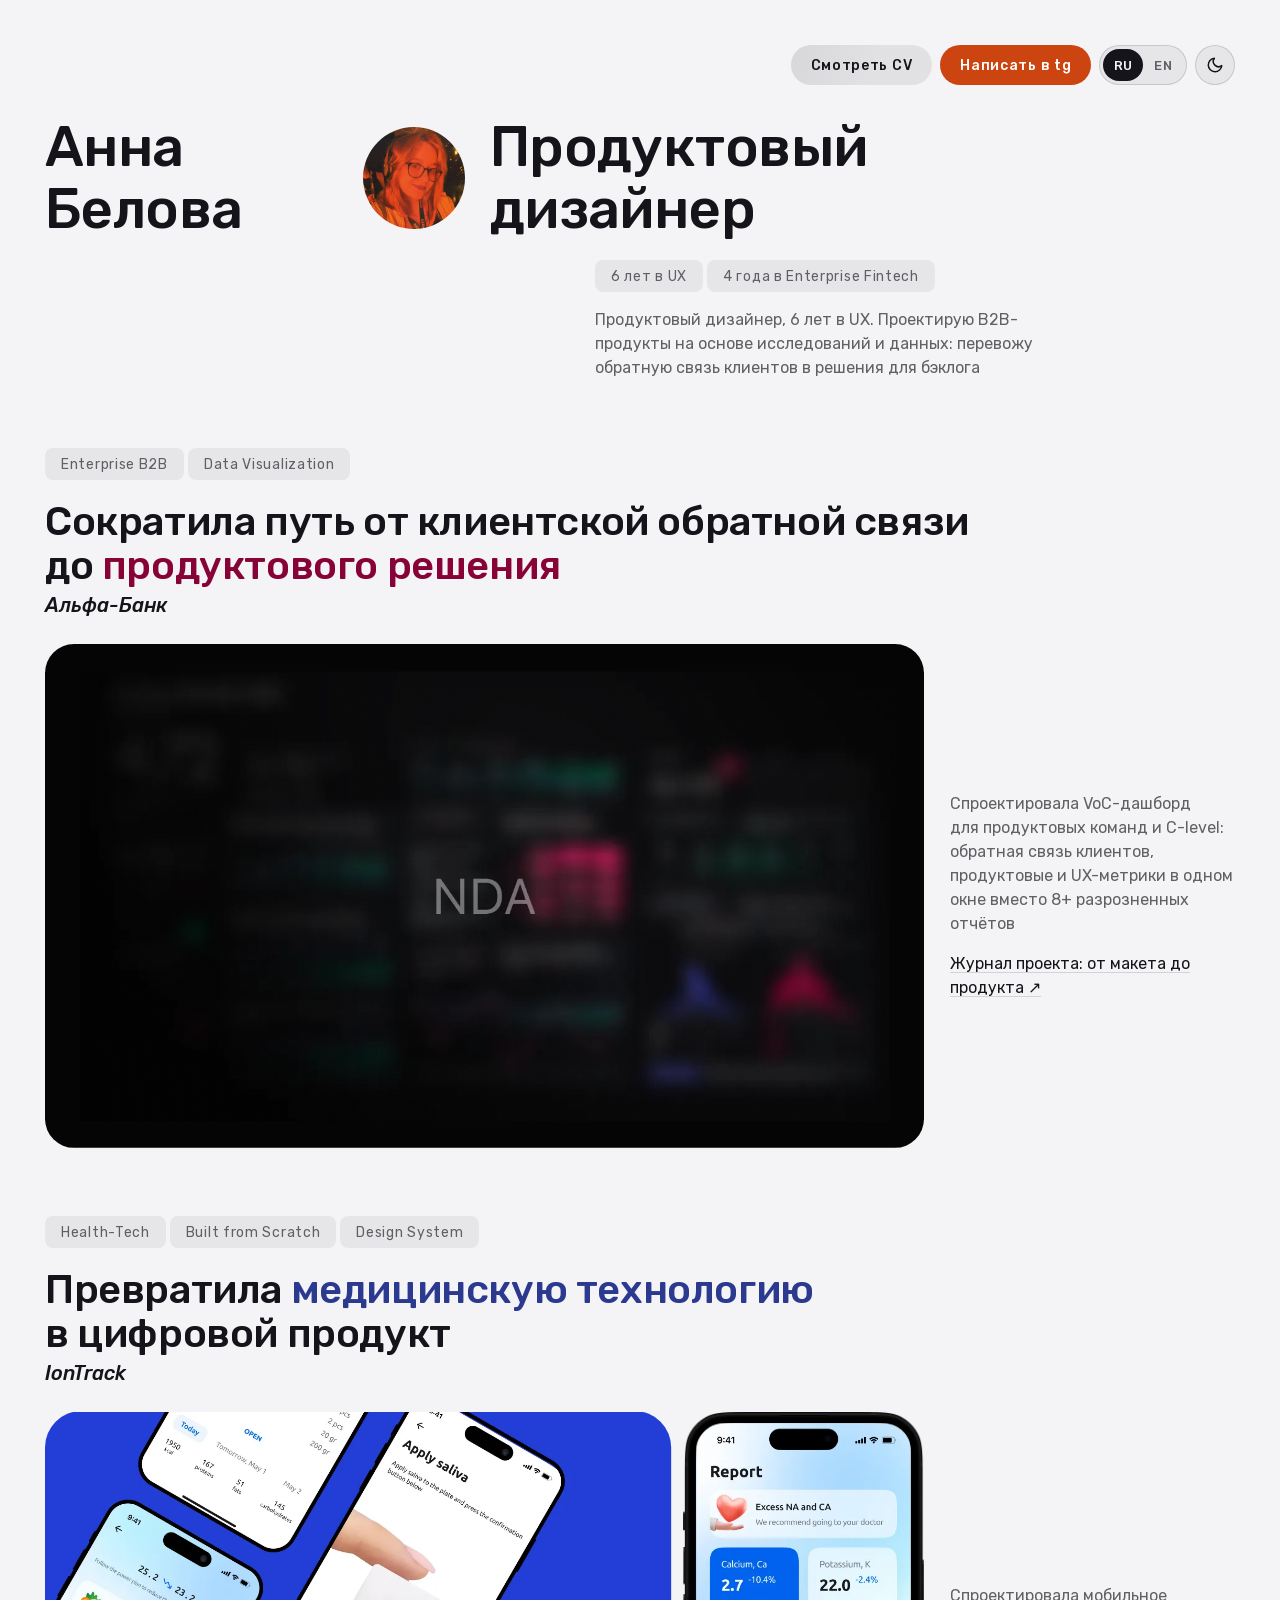
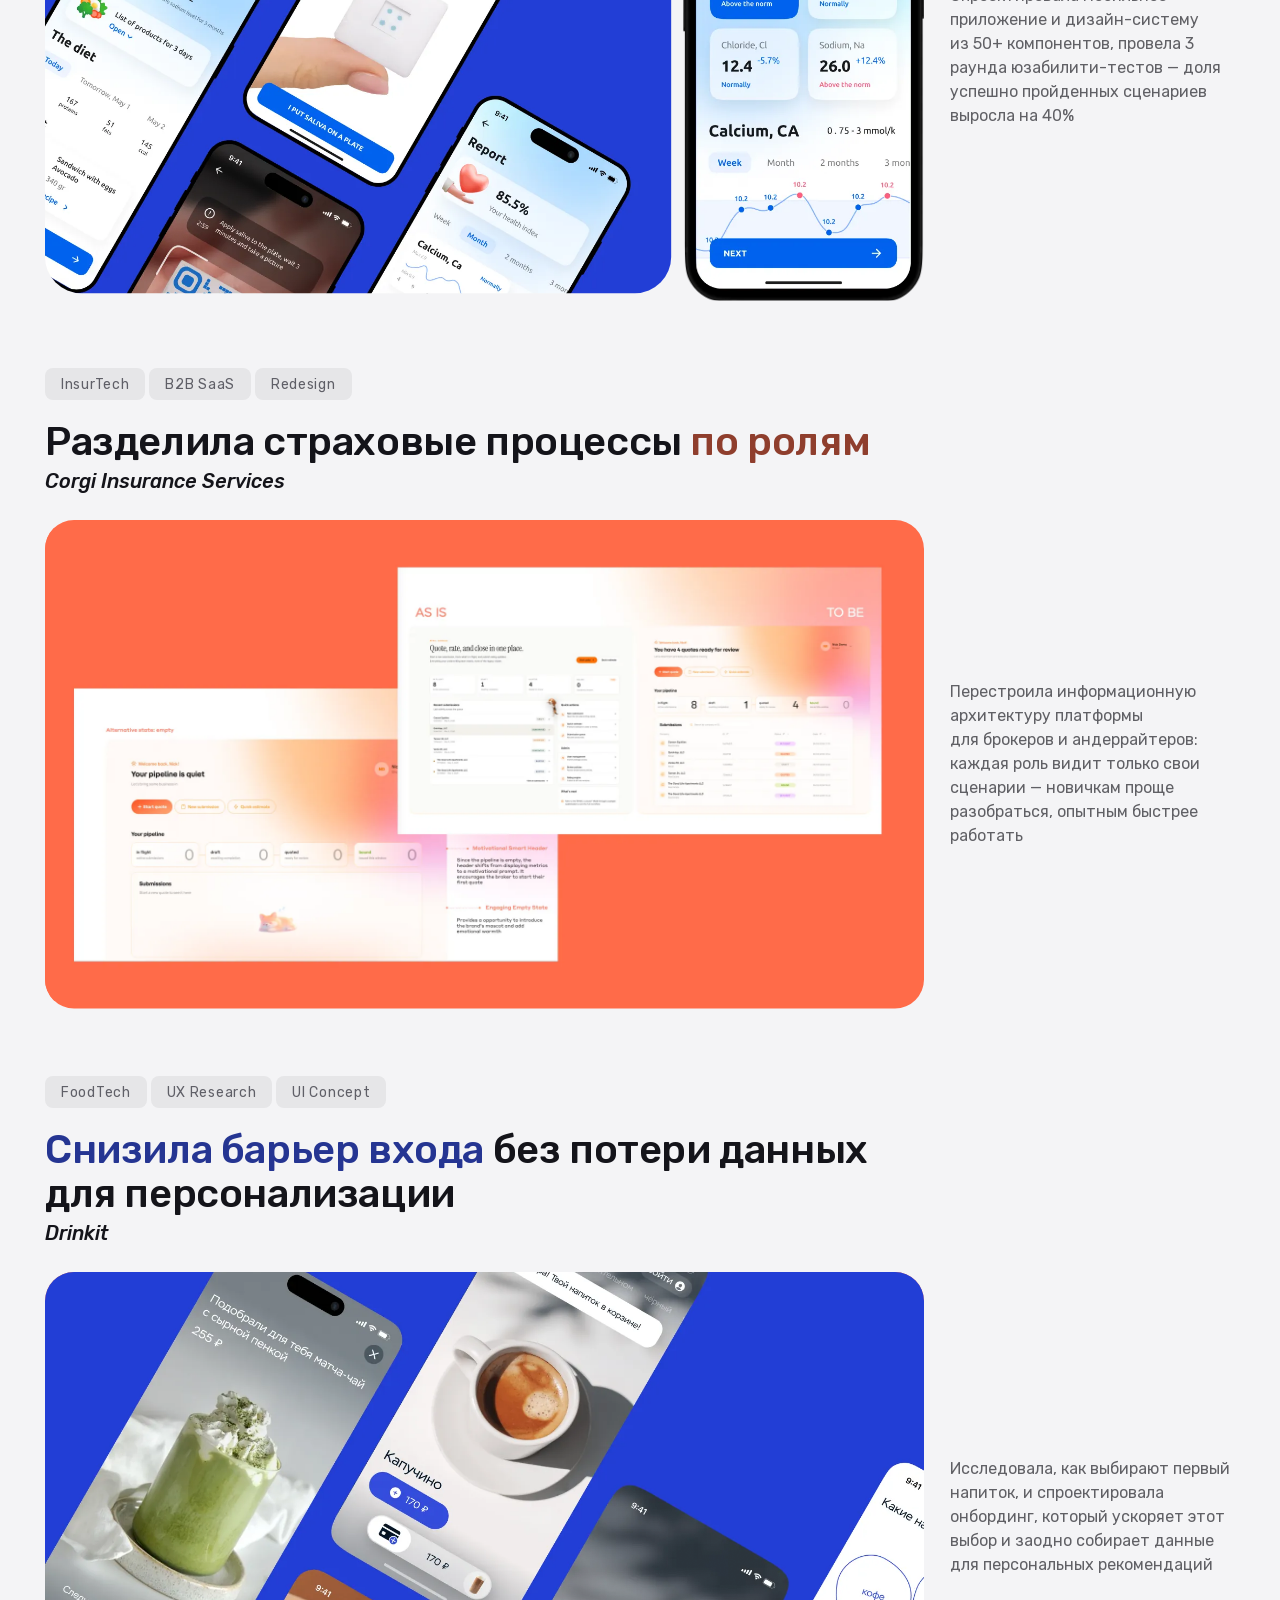
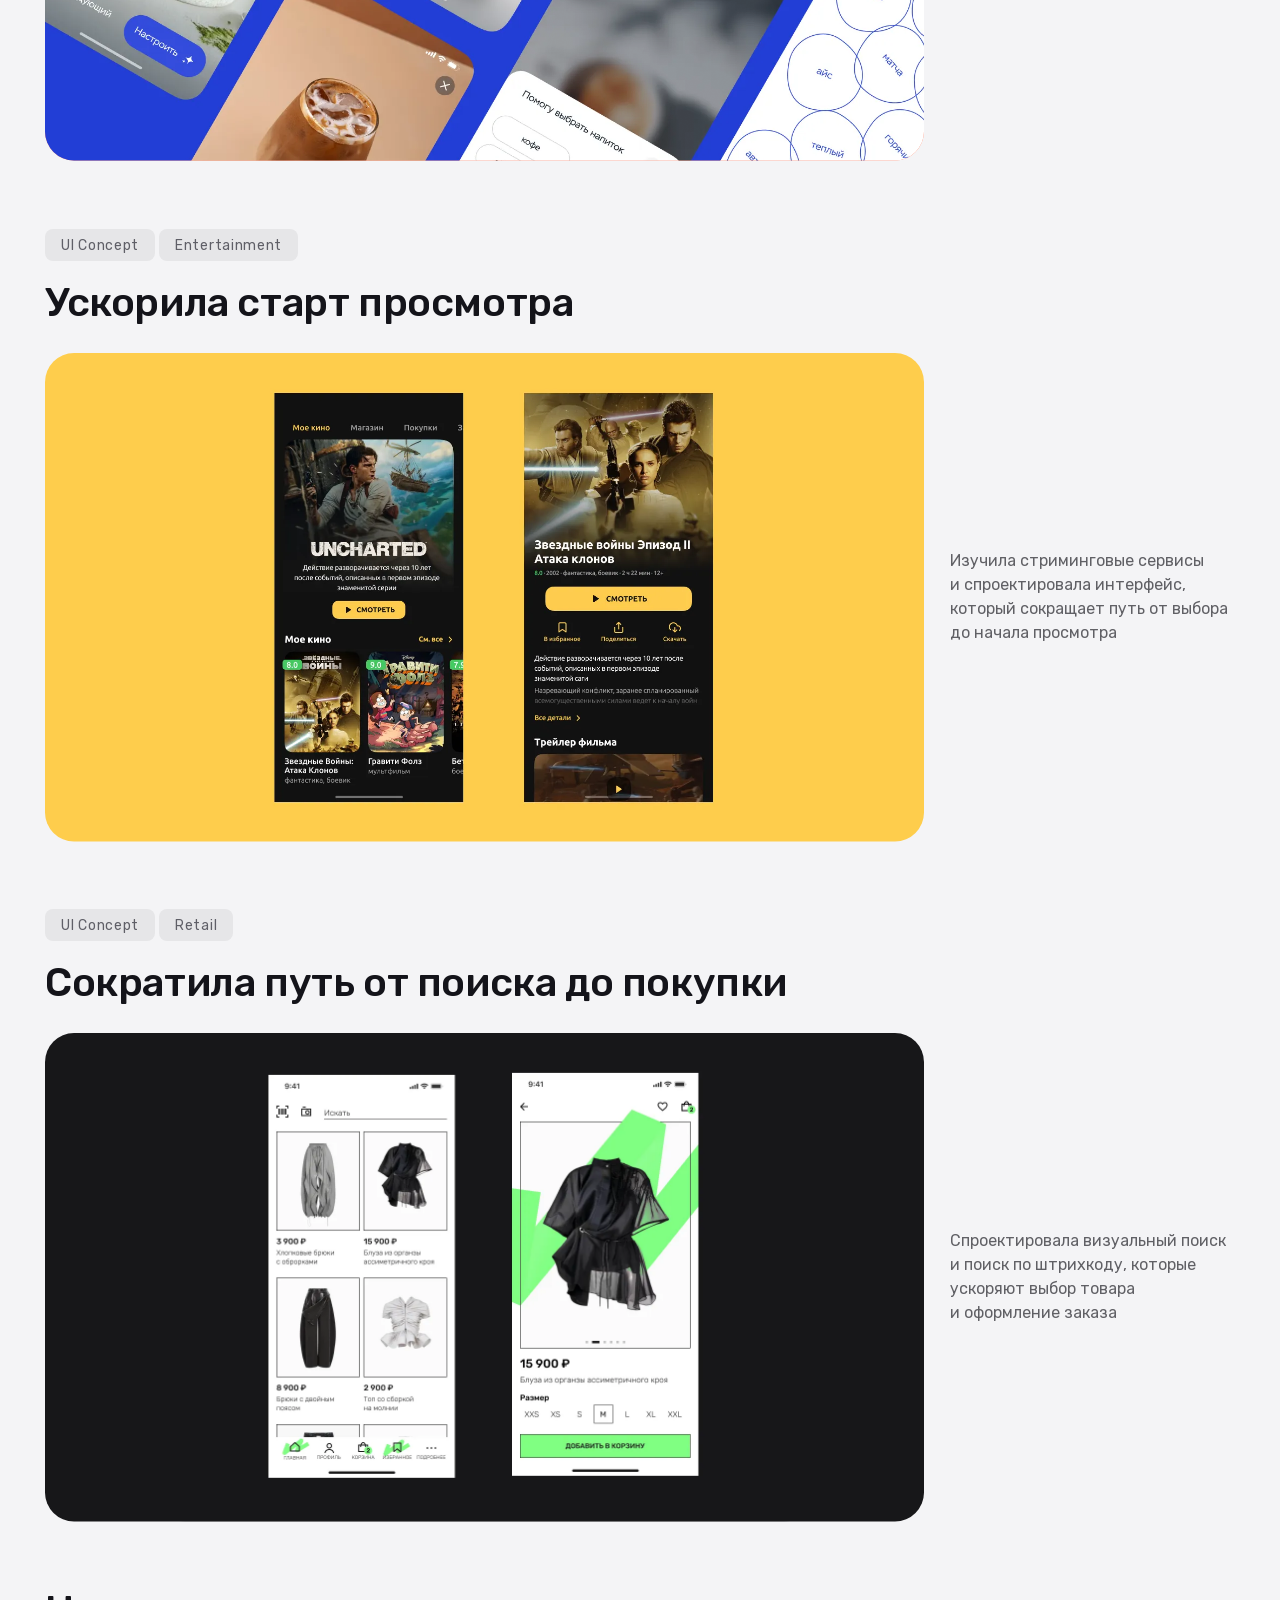
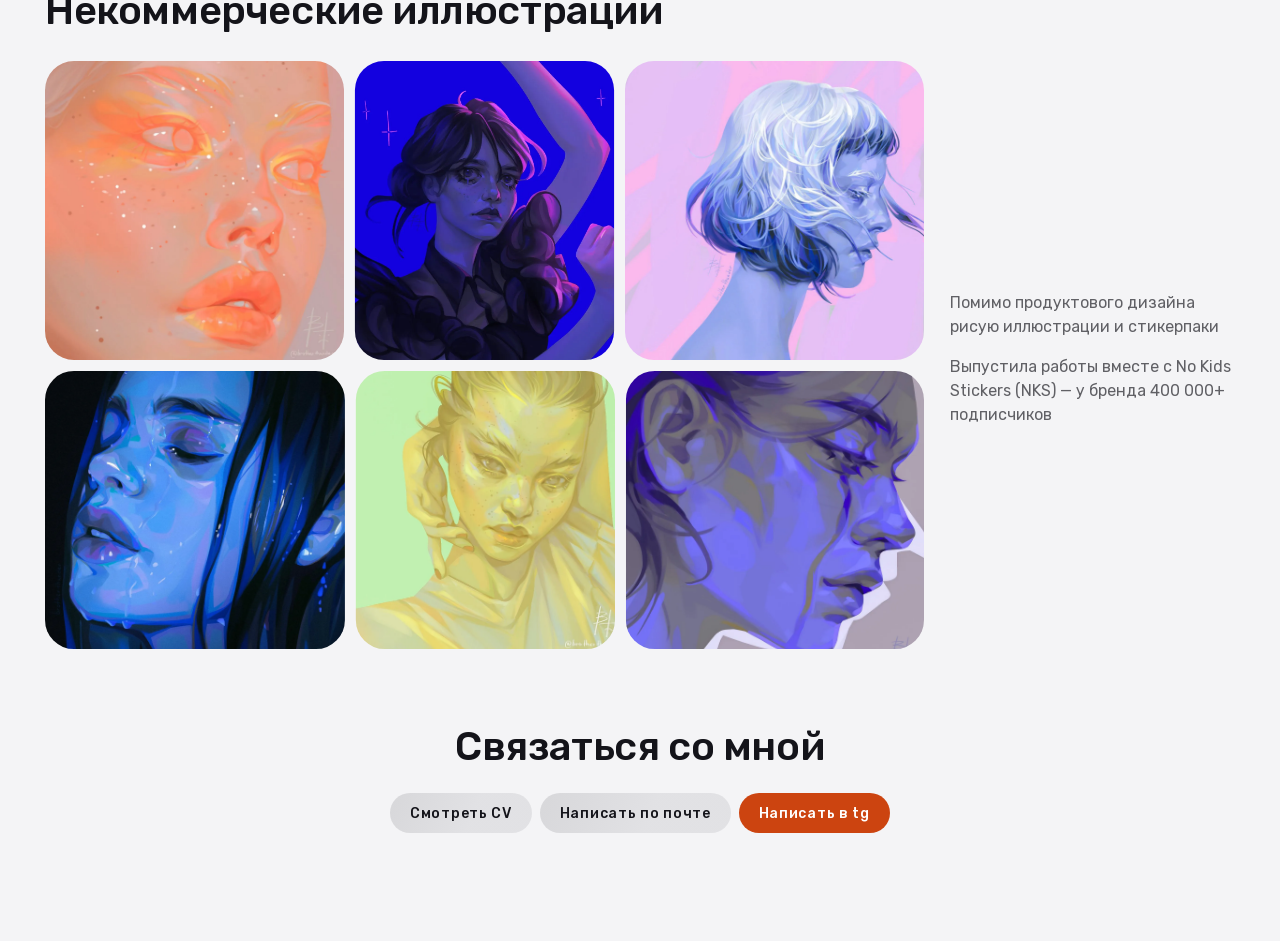
<file: index.html>
<!doctype html>
<html lang="ru">
<head>
  <meta charset="utf-8" />
  <meta name="viewport" content="width=device-width, initial-scale=1" />
  <meta name="color-scheme" content="light dark" />
  <!-- The site manages its own light/dark theme — tell Dark Reader to stand down. -->
  <meta name="darkreader-lock" />
  <title>Анна Белова — Продуктовый дизайнер</title>
  <!-- Apply saved theme before paint to avoid a flash. -->
  <script>
    try {
      var t = localStorage.getItem("theme");
      if (t === "light" || t === "dark") document.documentElement.dataset.theme = t;
    } catch (e) {}
  </script>
  <link rel="stylesheet" href="css/styles.css" />
</head>
<body>
  <button id="theme-toggle" type="button" aria-label="Переключить тему"></button>
  <main id="app"></main>
  <script type="module" src="js/main.js"></script>
</body>
</html>
</file>
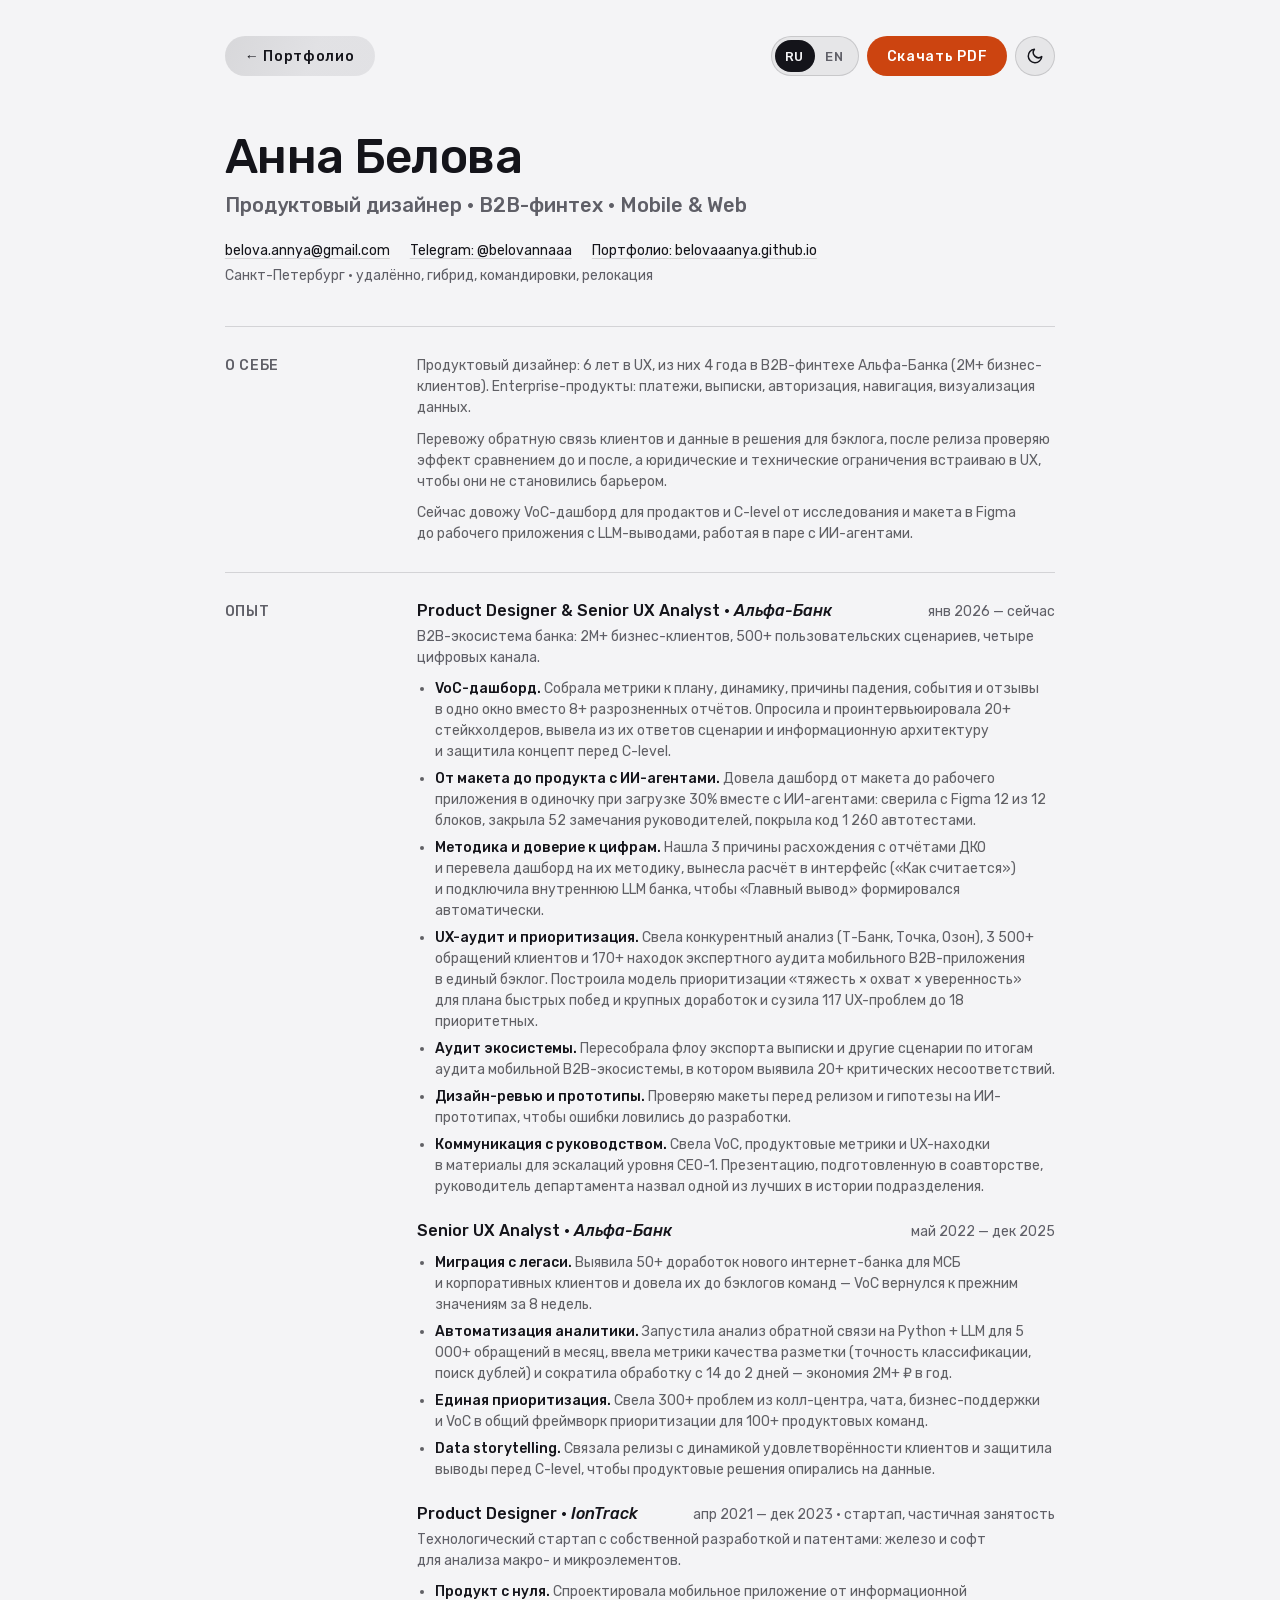
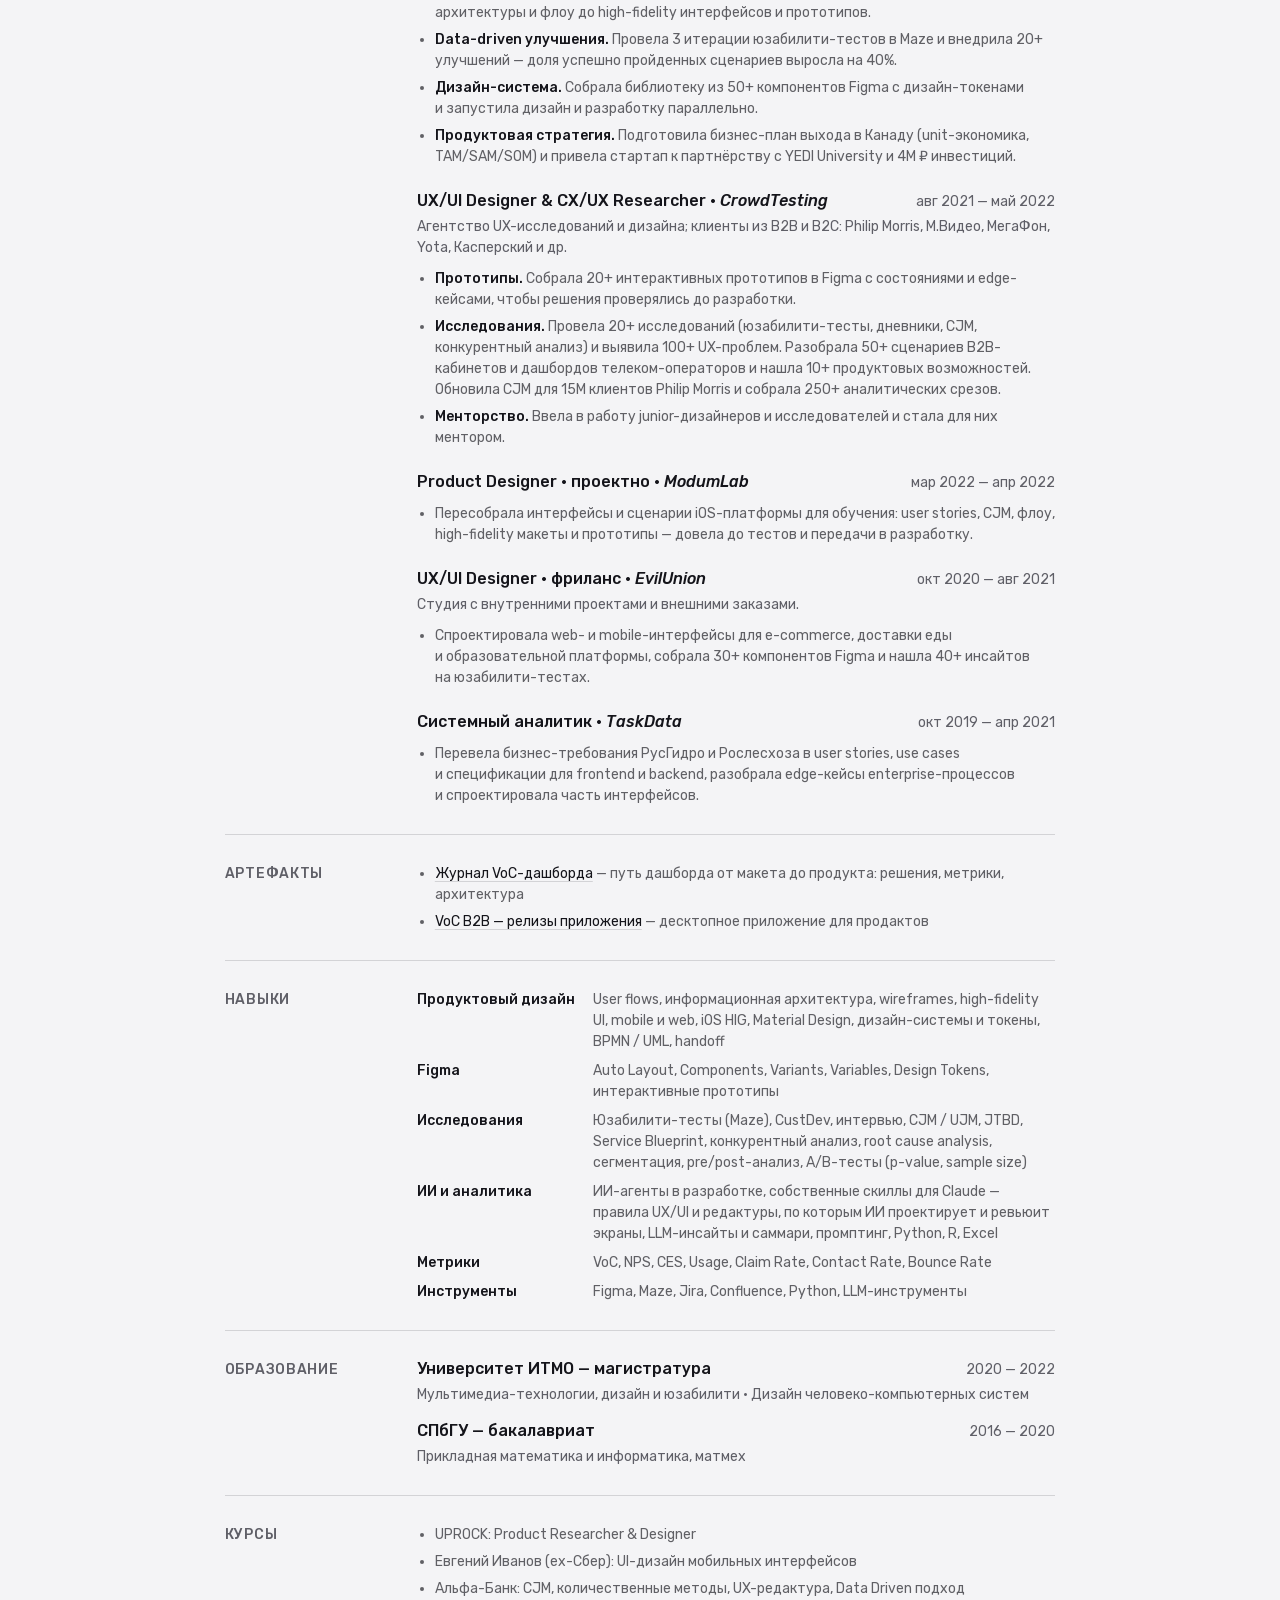
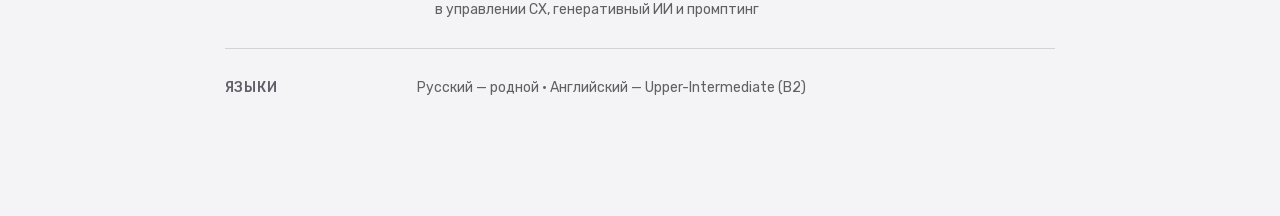
<file: cv.html>
<!doctype html>
<html lang="ru">
<head>
  <meta charset="utf-8" />
  <meta name="viewport" content="width=device-width, initial-scale=1" />
  <meta name="color-scheme" content="light dark" />
  <meta name="darkreader-lock" />
  <title>Анна Белова — CV</title>
  <!-- Apply saved theme before paint to avoid a flash. -->
  <script>
    try {
      var t = localStorage.getItem("theme");
      if (t === "light" || t === "dark") document.documentElement.dataset.theme = t;
    } catch (e) {}
  </script>
  <link rel="stylesheet" href="css/styles.css" />
  <link rel="stylesheet" href="css/cv.css" />
</head>
<body class="cv-page">
  <button id="theme-toggle" type="button" aria-label="Переключить тему"></button>
  <main id="cv"></main>
  <script type="module" src="js/cv.js"></script>
</body>
</html>
</file>
<file: css/styles.css>
/* ── fonts ───────────────────────────────────────────────────────────── */
/* Rubik — case titles (500), tags/pills + body copy (400), client names (300 italic).
   Each weight split latin + cyrillic with unicode-range. */
@font-face {
  font-family: "Rubik";
  src: url("../fonts/Rubik-400-latin.woff2") format("woff2");
  font-weight: 400; font-style: normal; font-display: swap;
  unicode-range: U+0000-00FF, U+0131, U+0152-0153, U+02BB-02BC, U+02C6, U+02DA, U+02DC, U+2000-206F, U+2074, U+20AC, U+2122, U+2191, U+2193, U+2212, U+2215, U+FEFF, U+FFFD;
}
@font-face {
  font-family: "Rubik";
  src: url("../fonts/Rubik-400-cyrillic.woff2") format("woff2");
  font-weight: 400; font-style: normal; font-display: swap;
  unicode-range: U+0301, U+0400-045F, U+0490-0491, U+04B0-04B1, U+2116;
}
@font-face {
  font-family: "Rubik";
  src: url("../fonts/Rubik-500-latin.woff2") format("woff2");
  font-weight: 500; font-style: normal; font-display: swap;
  unicode-range: U+0000-00FF, U+0131, U+0152-0153, U+02BB-02BC, U+02C6, U+02DA, U+02DC, U+2000-206F, U+2074, U+20AC, U+2122, U+2191, U+2193, U+2212, U+2215, U+FEFF, U+FFFD;
}
@font-face {
  font-family: "Rubik";
  src: url("../fonts/Rubik-500-cyrillic.woff2") format("woff2");
  font-weight: 500; font-style: normal; font-display: swap;
  unicode-range: U+0301, U+0400-045F, U+0490-0491, U+04B0-04B1, U+2116;
}
/* Rubik Medium Italic — client names (latin + cyrillic) */
@font-face {
  font-family: "Rubik";
  src: url("../fonts/Rubik-500italic-cyrillic.woff2") format("woff2");
  font-weight: 500; font-style: italic; font-display: swap;
  unicode-range: U+0301, U+0400-045F, U+0490-0491, U+04B0-04B1, U+2116;
}
@font-face {
  font-family: "Rubik";
  src: url("../fonts/Rubik-500italic-latin.woff2") format("woff2");
  font-weight: 500; font-style: italic; font-display: swap;
  unicode-range: U+0000-00FF, U+0131, U+0152-0153, U+2000-206F, U+2074, U+20AC, U+2122, U+2212, U+2215;
}

:root {
  color-scheme: dark;
  --bg: #111111;
  --fg: #ffffff;
  --muted: #8a8a8a; /* 5:1 on pills — AA for 14–16px text */
  --body: rgba(255, 255, 255, 0.7);
  --tag-bg: rgba(255, 255, 255, 0.04);
  --line: rgba(255, 255, 255, 0.14);
  --radius: 8px;
  --tg: #cc4410; /* Telegram button: deep enough for white 14px text (4.8:1, AA) */
  /* SF Pro on Apple devices, graceful sans fallback (all have Cyrillic) elsewhere */
  --font-sans: -apple-system, BlinkMacSystemFont, "SF Pro Text", "SF Pro Display", "Segoe UI", Roboto, "Helvetica Neue", Arial, sans-serif;
  --font-rubik: "Rubik", var(--font-sans);
  --gutter: clamp(16px, 3.5vw, 48px);
}

/* Light theme — surfaces/text swap; accent colors + image backgrounds keep
   their brand values. Applied on explicit choice, or on system pref when the
   user hasn't overridden. */
:root[data-theme="light"] {
  color-scheme: light;
  --bg: #f4f4f6;
  --fg: #14141a;
  --muted: #5f5f67;
  --body: rgba(20, 20, 26, 0.66);
  --tag-bg: rgba(20, 20, 26, 0.06);
  --line: rgba(20, 20, 26, 0.14);
}
@media (prefers-color-scheme: light) {
  :root:not([data-theme="dark"]) {
    color-scheme: light;
    --bg: #f4f4f6;
    --fg: #14141a;
    --muted: #5f5f67;
    --body: rgba(20, 20, 26, 0.66);
    --tag-bg: rgba(20, 20, 26, 0.06);
    --line: rgba(20, 20, 26, 0.14);
  }
}

/* Darken per-case title accents on light backgrounds so light hues (e.g. the
   green highlight) stay readable. */
:root[data-theme="light"] .case__title {
  --accent-ink: color-mix(in srgb, var(--accent, currentColor) 55%, #06060c);
}
@media (prefers-color-scheme: light) {
  :root:not([data-theme="dark"]) .case__title {
    --accent-ink: color-mix(in srgb, var(--accent, currentColor) 55%, #06060c);
  }
}

*, *::before, *::after { box-sizing: border-box; }
html { -webkit-tap-highlight-color: transparent; } /* no blue tap flash on any element (mobile) */
html, body { margin: 0; padding: 0; }
body {
  background: var(--bg);
  color: var(--fg);
  font-family: var(--font-sans);
  -webkit-font-smoothing: antialiased;
  text-rendering: optimizeLegibility;
}
img { display: block; max-width: 100%; }
a { color: inherit; }

/* ── theme toggle ────────────────────────────────────────────────────── */
#theme-toggle {
  width: 40px; height: 40px; padding: 0; flex: none;
  display: grid; place-items: center;
  border: 1px solid var(--line); border-radius: 50%;
  background: var(--tag-bg); color: var(--fg);
  cursor: pointer; -webkit-backdrop-filter: blur(6px); backdrop-filter: blur(6px);
  transition: background 0.2s, border-color 0.2s, transform 0.2s;
}
@media (hover: hover) {
  #theme-toggle:hover { transform: scale(1.06); border-color: color-mix(in srgb, var(--fg) 30%, transparent); }
}
#theme-toggle:focus-visible { outline: 2px solid var(--fg); outline-offset: 3px; }
#theme-toggle svg { width: 18px; height: 18px; display: block; }

/* RU | EN segmented switch — one control on both pages (portfolio header + CV bar).
   The current language is filled; the other one is a plain option. */
.lang-switch {
  display: inline-flex; flex: none; height: 40px; padding: 3px; border-radius: 20px;
  background: var(--tag-bg); border: 1px solid var(--line);
}
.lang-switch__opt {
  display: grid; place-items: center; min-width: 40px; padding: 0 10px; border: 0; border-radius: 17px;
  background: none; color: var(--muted); cursor: pointer; text-decoration: none;
  font: 500 13px/1 var(--font-rubik); letter-spacing: 0.05em;
  transition: background 0.2s, color 0.2s;
  -webkit-tap-highlight-color: transparent; -webkit-user-select: none; user-select: none;
}
.lang-switch__opt[aria-current], .lang-switch__opt[aria-pressed="true"] { background: var(--fg); color: var(--bg); cursor: default; }
@media (hover: hover) {
  .lang-switch__opt:not([aria-current]):not([aria-pressed="true"]):hover { color: var(--fg); }
}
.lang-switch__opt:focus-visible { outline: 2px solid var(--fg); outline-offset: 2px; }
.lang-switch__opt:focus:not(:focus-visible) { outline: none; }
/* phones: the header row holds CV + tg + RU|EN + theme — every control 36px tall, one row */
@media (max-width: 480px) {
  .actions.bio__actions { gap: 4px; }
  .bio__actions .action { flex: none; height: 36px; padding: 4px 10px; letter-spacing: 0; }
  .bio__actions #theme-toggle { width: 36px; height: 36px; }
  .bio__actions .lang-switch { height: 36px; padding: 2px; }
  .lang-switch__opt { min-width: 30px; padding: 0 4px; }
}

/* ── page container ──────────────────────────────────────────────────── */
#app {
  max-width: 1350px;
  margin: 0 auto;
  padding: clamp(32px, 5vh, 56px) var(--gutter) clamp(80px, 12vh, 160px);
  display: flex;
  flex-direction: column;
  gap: clamp(48px, 5.3vw, 72px);
}

/* ── reveal-on-scroll ────────────────────────────────────────────────── */
html.js .reveal {
  opacity: 0;
  transform: translateY(26px);
  transition: opacity 0.7s cubic-bezier(0.22, 0.61, 0.36, 1),
              transform 0.7s cubic-bezier(0.22, 0.61, 0.36, 1);
  transition-delay: calc(var(--i, 0) * 0.09s);
  will-change: opacity, transform;
}
.block.is-in .reveal { opacity: 1; transform: none; }

/* ── shared pills ────────────────────────────────────────────────────── */
.pill {
  display: inline-flex; align-items: center; justify-content: center;
  height: 32px; padding: 4px 16px;
  background: var(--tag-bg); color: var(--muted); border-radius: var(--radius);
  font-family: var(--font-rubik); font-weight: 400; font-size: 14px; letter-spacing: 0.05em;
  white-space: nowrap; text-decoration: none;
}

/* ── action buttons (CV / TG — bio header + footer) ──────────────────── */
.actions { display: flex; flex-wrap: wrap; gap: 8px; }
.action {
  position: relative; isolation: isolate; overflow: hidden; /* stacking context + clip for the blurred hover glow (::before, z-index:-1) */
  display: inline-flex; align-items: center; justify-content: center;
  height: 40px; padding: 4px 20px; border-radius: 20px;
  font-family: var(--font-rubik); font-weight: 500; font-size: 14px; letter-spacing: 0.05em;
  text-decoration: none; white-space: nowrap;
  transition: background 0.2s, filter 0.2s, transform 0.2s;
}
.action:focus-visible { outline: 2px solid var(--fg); outline-offset: 2px; }
.action--ghost {
  color: var(--fg);
  background: linear-gradient(113deg,
    color-mix(in srgb, var(--fg) 12%, transparent) 6%,
    color-mix(in srgb, var(--muted) 12%, transparent) 58%);
}
.action--tg { color: #fff; background: var(--tg); }

/* Mobile: kill the tap-highlight flash + long-press selection/callout on controls */
.action, #theme-toggle {
  -webkit-tap-highlight-color: transparent;
  -webkit-touch-callout: none;
  -webkit-user-select: none;
  user-select: none;
}
/* No focus ring on tap/click (the browser's default can be blue on mobile); keyboard :focus-visible still shows one */
.action:focus:not(:focus-visible),
#theme-toggle:focus:not(:focus-visible) { outline: none; }
/* Hover effects only on real-pointer devices — prevents sticky hover on touch */
@media (hover: hover) {
  .action:hover { transform: translateY(-1px); }
  .action--ghost:hover {
    background: linear-gradient(113deg,
      color-mix(in srgb, var(--fg) 20%, transparent) 6%,
      color-mix(in srgb, var(--muted) 20%, transparent) 58%);
  }
  .action--tg:hover { filter: brightness(1.08); }

  /* Cursor-following glow. --mx/--my are set per-button by a pointermove
     listener in makeLink(); the ::before sits above the button background
     (z-index:-1 within the .action stacking context) and below the label.
     Only opacity transitions — the glow position tracks instantly, so no
     trailing motion (reduced-motion-safe). */
  .action::before {
    content: ""; position: absolute; inset: 0; border-radius: inherit;
    pointer-events: none; z-index: -1; opacity: 0; transition: opacity 0.7s ease;
    background: radial-gradient(circle 70px at var(--mx, 50%) var(--my, 50%),
      var(--action-glow), transparent);
    filter: blur(12px); /* diffuse the edge — a soft pool, not a defined disc */
  }
  .action:hover::before { opacity: 1; }
  .action--ghost { --action-glow: color-mix(in srgb, var(--fg) 8%, transparent); }
  .action--tg { --action-glow: rgba(255, 255, 255, 0.12); }
}

/* ── bio ─────────────────────────────────────────────────────────────── */
.bio { width: 100%; display: flex; flex-direction: column; gap: clamp(20px, 3vw, 32px); }
.bio__actions { justify-content: flex-end; width: 100%; }
.bio__inner { width: 100%; max-width: 998px; display: flex; flex-direction: column; gap: 8px; }
.bio__headline { display: flex; align-items: center; gap: clamp(12px, 2vw, 24px); }
.bio__name, .bio__role {
  font-family: var(--font-rubik); font-weight: 500;
  font-size: clamp(32px, 5.4vw, 56px); /* page title: one step above the 40px case titles */ line-height: 1.1; letter-spacing: -0.01em;
}
.bio__photo {
  width: clamp(76px, 8vw, 110px); aspect-ratio: 1; border-radius: 50%;
  object-fit: cover; transform: rotate(-0.36deg); flex: none;
}
.bio__meta {
  margin-top: 12px; margin-left: auto; width: min(448px, 100%);
  display: flex; flex-direction: column; gap: 16px;
}
.bio__pills { display: flex; flex-wrap: wrap; gap: 4px; }
.bio__text {
  margin: 0; font-family: var(--font-rubik); font-weight: 400; font-size: 16px; line-height: 1.5;
  color: var(--body);
}

/* ── case block ──────────────────────────────────────────────────────── */
.case { display: flex; flex-direction: column; gap: 20px; }
.case__tags { display: flex; flex-wrap: wrap; gap: 4px; }
.case__title {
  margin: 0; max-width: 970px;
  font-family: var(--font-rubik); font-weight: 500;
  font-size: clamp(28px, 4.2vw, 40px); line-height: 1.1; letter-spacing: -0.01em;
}
.case__title .accent { color: var(--accent-ink, var(--accent, var(--fg))); }
.case__client {
  margin: 0; font-family: var(--font-rubik); font-weight: 500; font-style: italic;
  font-size: clamp(16px, 2vw, 20px); line-height: 1.1; color: var(--fg);
  margin-top: -14px; /* belongs to the title: 6px below it instead of the 20px block gap */
}

.case__row { display: flex; align-items: center; gap: clamp(20px, 2vw, 28px); margin-top: 8px; /* 28px of air above the image */ }
.case__media { flex: 1 1 0; min-width: 0; }
.case__summary {
  flex: 0 0 clamp(240px, 24%, 308px);
  display: flex; flex-direction: column;
  font-family: var(--font-rubik); font-weight: 400; font-size: 16px; line-height: 1.5;
  color: var(--body);
}
.case__summary p { margin: 0; }
.case__summary p + p { margin-top: 1em; }
.case__link {
  margin-top: 1em; align-self: flex-start; color: var(--fg);
  text-decoration: underline; text-decoration-color: var(--line); text-underline-offset: 3px;
  transition: text-decoration-color 0.25s;
}
.case__link::after { content: " ↗"; } /* opens in a new tab */
.case__link:hover { text-decoration-color: currentColor; }
.case__link:focus-visible { outline: 2px solid var(--fg); outline-offset: 2px; }

/* ── footer (contact) ────────────────────────────────────────────────── */
.footer { display: flex; flex-direction: column; align-items: center; gap: 24px; text-align: center; }
.footer__title {
  margin: 0; font-family: var(--font-rubik); font-weight: 500;
  font-size: clamp(28px, 4.2vw, 40px); line-height: 1.1; letter-spacing: -0.01em; color: var(--fg);
}
.footer__actions { justify-content: center; }

/* ── showcase (image box, scaled from design px) ─────────────────────── */
.showcase-wrap { position: relative; width: 100%; overflow: hidden; }
.showcase {
  position: absolute; top: 0; left: 0;
  transform-origin: top left; overflow: hidden;
}
.layer { position: absolute; overflow: hidden; }
.layer__img { position: absolute; display: block; max-width: none; }

/* ── mobile / narrow ─────────────────────────────────────────────────── */
@media (max-width: 860px) {
  .case__row { flex-direction: column; align-items: stretch; gap: 20px; }
  .case__media { width: 100%; }
  .case__summary { flex: none; width: 100%; max-width: 520px; }
  .bio__inner { max-width: 100%; }
  .bio__headline { flex-wrap: wrap; }
  .bio__meta { margin-left: 0; width: 100%; }
}

/* ── micro-interactions (only when motion is OK) ─────────────────────── */
@media (prefers-reduced-motion: no-preference) {
  /* press feedback on every button */
  .action:active { transform: translateY(0) scale(0.97); transition-duration: 0.08s; }
  #theme-toggle:active { transform: scale(0.92); }
  .lang-switch__opt:active { transform: scale(0.94); }

  /* Case images and tags are not clickable, so they get no hover effect (it would promise a click). */
  /* bio photo: small playful tilt */
  .bio__photo { transition: transform 0.45s cubic-bezier(0.34, 1.56, 0.64, 1); }
  .cv-link { transition: text-decoration-color 0.25s; }

  @media (hover: hover) {
    .bio__photo:hover { transform: rotate(-4deg) scale(1.04); }
  }

  /* CV page: sections fade up one after another on load */
  .cv-bar, .cv-head, .cv-section { animation: cv-in 0.6s cubic-bezier(0.22, 0.61, 0.36, 1) both; }
  .cv-head { animation-delay: 0.06s; }
  .cv-section:nth-of-type(1) { animation-delay: 0.12s; }
  .cv-section:nth-of-type(2) { animation-delay: 0.18s; }
  .cv-section:nth-of-type(n+3) { animation-delay: 0.24s; }
}
@keyframes cv-in { from { opacity: 0; transform: translateY(14px); } }

/* theme switch: a soft circular reveal from the toggle (View Transitions API, see initTheme) */
::view-transition-old(root), ::view-transition-new(root) { animation: none; mix-blend-mode: normal; }

/* ── reduced motion ──────────────────────────────────────────────────── */
@media (prefers-reduced-motion: reduce) {
  html.js .reveal { opacity: 1 !important; transform: none !important; transition: none; }
}
</file>
<file: css/cv.css>
/* ── CV page (cv.html) — builds on styles.css tokens + .action buttons ─── */
.cv-page #cv {
  max-width: 920px; margin: 0 auto;
  padding: clamp(24px, 4vh, 48px) var(--gutter) clamp(64px, 10vh, 120px);
  font-family: var(--font-rubik); font-size: 14px; line-height: 1.5; color: var(--fg);
}
.cv-bar { display: flex; justify-content: space-between; align-items: center; gap: 8px; margin-bottom: clamp(32px, 5vw, 56px); }
.cv-bar .actions { flex-wrap: nowrap; align-items: center; }


.cv-head { margin-bottom: 40px; }
.cv-head__name { margin: 0; font-weight: 500; font-size: clamp(32px, 5vw, 48px); line-height: 1.05; letter-spacing: -0.01em; }
.cv-head__role { margin: 8px 0 0; font-weight: 500; font-size: clamp(16px, 2vw, 20px); color: var(--muted); }
.cv-head__contacts { margin: 20px 0 0; display: flex; flex-wrap: wrap; gap: 4px 20px; }
.cv-head__loc { margin: 4px 0 0; color: var(--muted); }
.cv-link { color: var(--fg); text-decoration: underline; text-decoration-color: var(--line); text-underline-offset: 3px; }
.cv-link:hover { text-decoration-color: currentColor; }

.cv-section {
  display: grid; grid-template-columns: 160px 1fr; gap: 8px 32px;
  padding: 28px 0; border-top: 1px solid var(--line);
}
.cv-section__title { margin: 0; font-size: 14px; font-weight: 500; letter-spacing: 0.05em; text-transform: uppercase; color: var(--muted); }
.cv-section__body > * + * { margin-top: 24px; }
.cv-summary p, .cv-plain { margin: 0; color: var(--body); }
.cv-summary p + p { margin-top: 0.75em; }

.cv-job__top { display: flex; justify-content: space-between; align-items: baseline; gap: 4px 16px; flex-wrap: wrap; }
.cv-job__role { margin: 0; font-size: 16px; font-weight: 500; line-height: 1.3; }
.cv-job__company { font-style: italic; }
.cv-job__period { color: var(--muted); white-space: nowrap; }
.cv-job__about { margin: 4px 0 0; color: var(--muted); }
.cv-job__points { margin: 10px 0 0; padding-left: 18px; color: var(--body); }
.cv-job__points li + li { margin-top: 6px; }
.cv-job__points b { font-weight: 500; color: var(--fg); }

.cv-list { margin: 0; padding-left: 18px; color: var(--body); }
.cv-list li + li { margin-top: 6px; }
.cv-skills { margin: 0; display: grid; grid-template-columns: 160px 1fr; gap: 8px 16px; }
.cv-skills dt { font-weight: 500; }
.cv-skills dd { margin: 0; color: var(--body); }
.cv-edu > * + * { margin-top: 16px; }

@media (max-width: 640px) {
  .cv-section, .cv-skills { grid-template-columns: 1fr; }
  .cv-skills dd { margin-bottom: 8px; }
  .cv-bar .action { padding: 4px 14px; }
}

/* ── print / PDF: light, compact A4, no toolbar ──────────────────────── */
@page { size: A4; margin: 14mm 14mm 14mm; }
@media print {
  :root, :root[data-theme] {
    color-scheme: light;
    --bg: #ffffff; --fg: #14141a; --muted: #6a6a72;
    --body: rgba(20, 20, 26, 0.78); --line: rgba(20, 20, 26, 0.16);
  }
  body { background: #fff; }
  .cv-bar, #theme-toggle, .lang-switch { display: none !important; }
  .cv-head, .cv-section { animation: none !important; }
  .cv-page #cv { max-width: none; padding: 0; font-size: 10pt; line-height: 1.42; }
  .cv-head { margin-bottom: 14px; }
  .cv-head__name { font-size: 26pt; }
  .cv-head__role { font-size: 12pt; margin-top: 4px; }
  .cv-head__contacts { margin-top: 10px; }
  .cv-section { grid-template-columns: 30mm 1fr; padding: 12px 0; gap: 4px 16px; }
  .cv-section__title { font-size: 9pt; }
  .cv-section__body > * + * { margin-top: 12px; }
  .cv-job__role { font-size: 11pt; }
  .cv-job__points { margin-top: 5px; }
  .cv-job__points li + li { margin-top: 3px; }
  .cv-skills { grid-template-columns: 32mm 1fr; gap: 3px 12px; }
  .cv-job, .cv-edu__item, .cv-skills dt, .cv-skills dd { break-inside: avoid; }
  .cv-section__title { break-after: avoid; }
}
</file>
